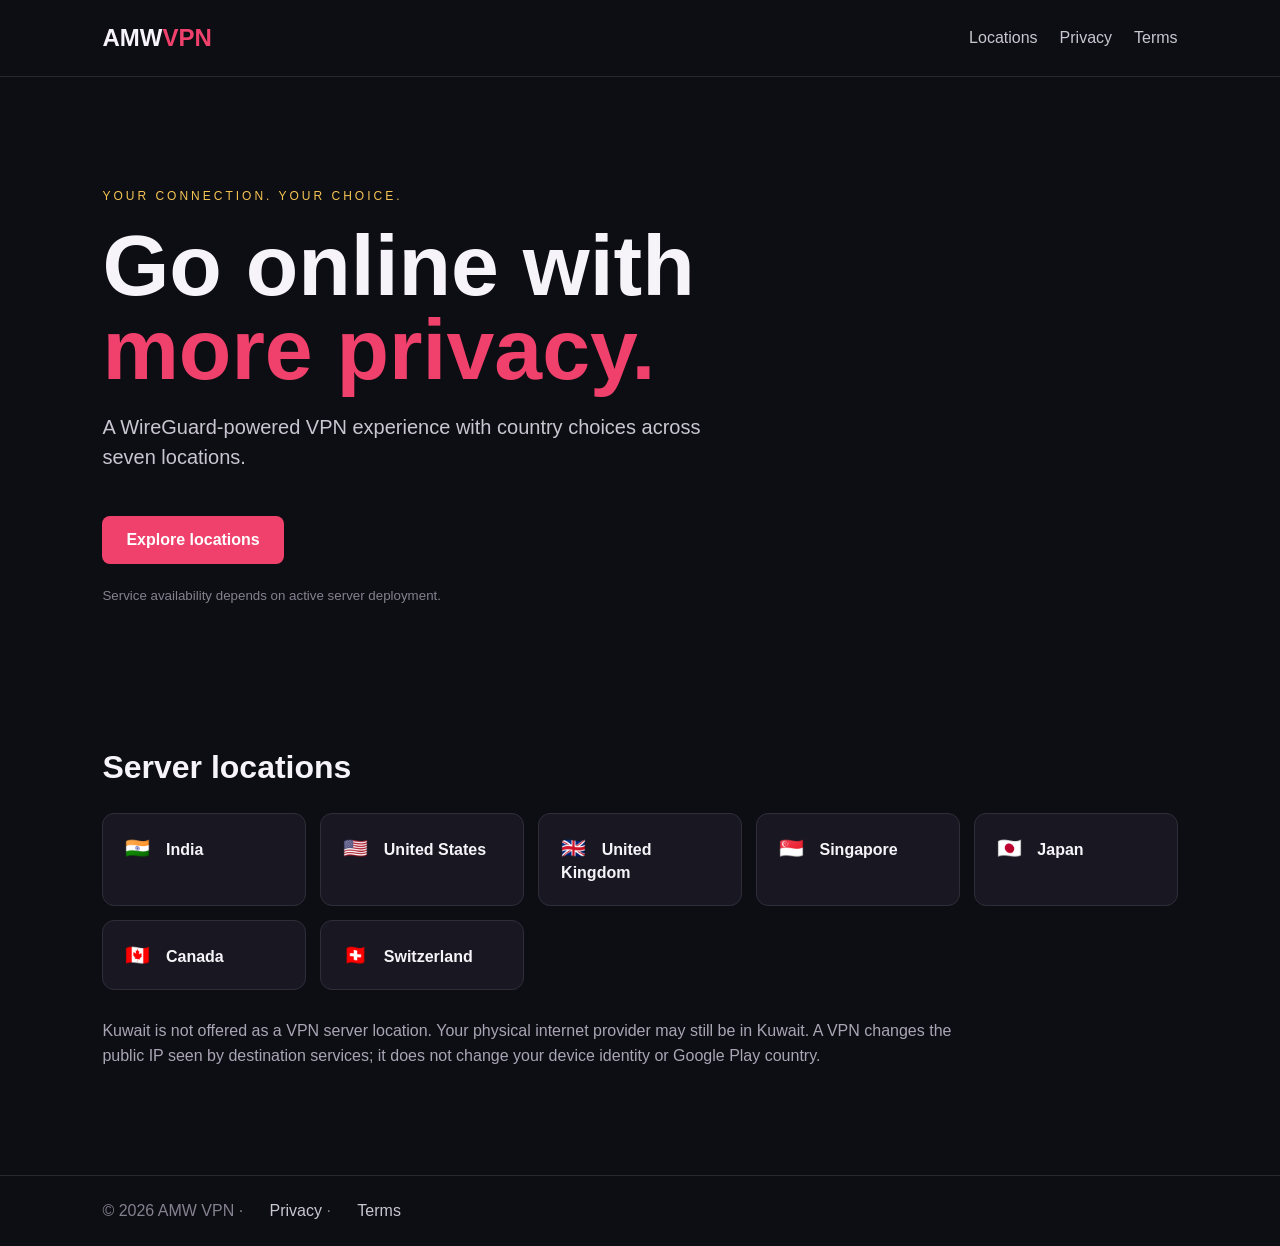
<file: index.html>
<!doctype html>
<html lang="en"><head><meta charset="utf-8"><meta name="viewport" content="width=device-width,initial-scale=1">
<title>AMW VPN — Private by design</title><link rel="stylesheet" href="style.css"></head>
<body><header><div class="logo">AMW<span>VPN</span></div><nav><a href="#locations">Locations</a><a href="privacy.html">Privacy</a><a href="terms.html">Terms</a></nav></header>
<main><section class="hero"><p class="eyebrow">YOUR CONNECTION. YOUR CHOICE.</p><h1>Go online with<br><span>more privacy.</span></h1>
<p class="lead">A WireGuard-powered VPN experience with country choices across seven locations.</p>
<a class="cta" href="#locations">Explore locations</a><small>Service availability depends on active server deployment.</small></section>
<section id="locations"><h2>Server locations</h2><div class="cards">
<div>🇮🇳 <b>India</b></div><div>🇺🇸 <b>United States</b></div><div>🇬🇧 <b>United Kingdom</b></div><div>🇸🇬 <b>Singapore</b></div><div>🇯🇵 <b>Japan</b></div><div>🇨🇦 <b>Canada</b></div><div>🇨🇭 <b>Switzerland</b></div></div>
<p class="disclaimer">Kuwait is not offered as a VPN server location. Your physical internet provider may still be in Kuwait. A VPN changes the public IP seen by destination services; it does not change your device identity or Google Play country.</p></section>
</main><footer>© 2026 AMW VPN · <a href="privacy.html">Privacy</a> · <a href="terms.html">Terms</a></footer></body></html>
</file>
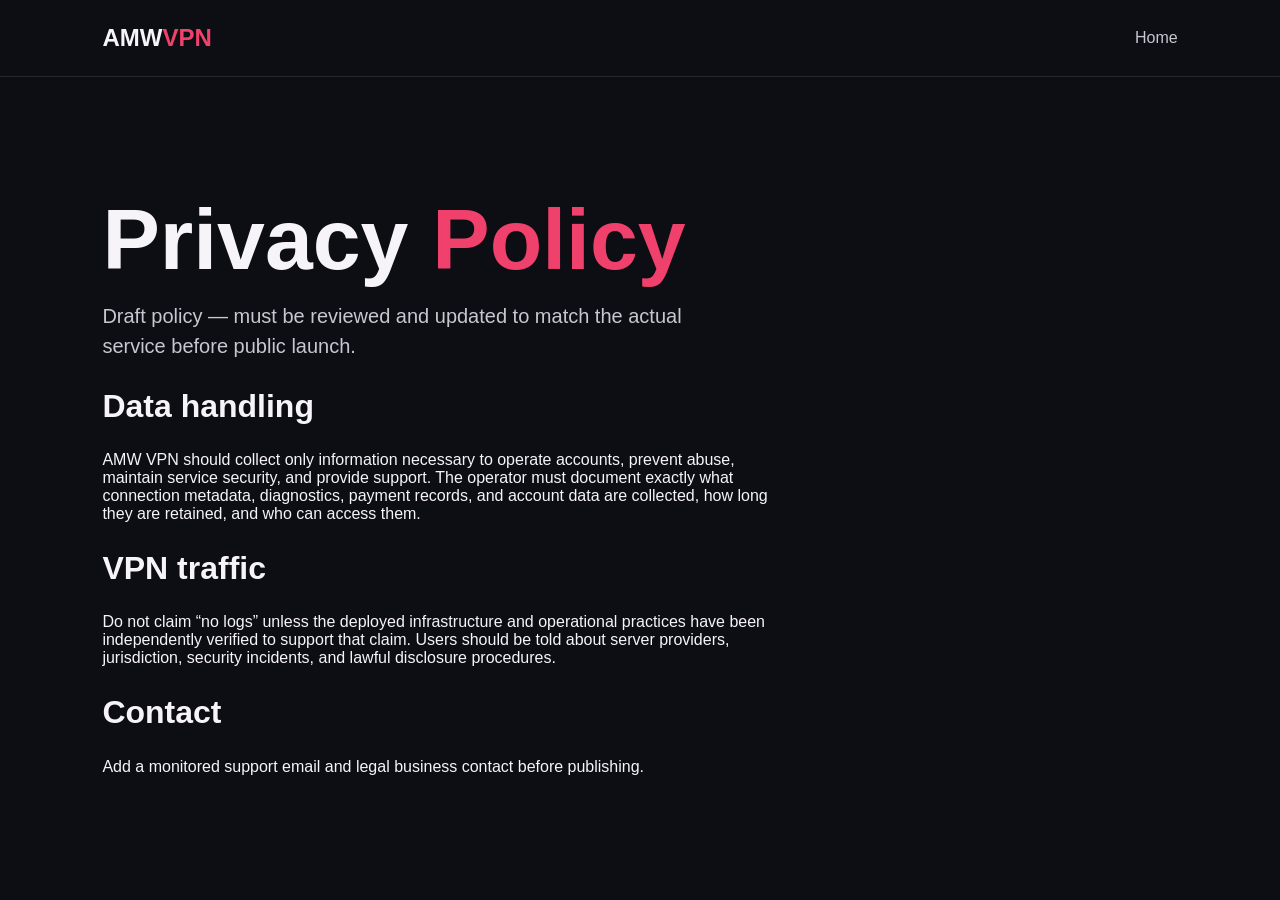
<file: privacy.html>
<!doctype html><html><head><meta charset="utf-8"><meta name="viewport" content="width=device-width,initial-scale=1"><title>AMW VPN Privacy</title><link rel="stylesheet" href="style.css"></head><body><header><div class="logo">AMW<span>VPN</span></div><nav><a href="index.html">Home</a></nav></header><main class="hero"><h1>Privacy <span>Policy</span></h1><p class="lead">Draft policy — must be reviewed and updated to match the actual service before public launch.</p><h2>Data handling</h2><p>AMW VPN should collect only information necessary to operate accounts, prevent abuse, maintain service security, and provide support. The operator must document exactly what connection metadata, diagnostics, payment records, and account data are collected, how long they are retained, and who can access them.</p><h2>VPN traffic</h2><p>Do not claim “no logs” unless the deployed infrastructure and operational practices have been independently verified to support that claim. Users should be told about server providers, jurisdiction, security incidents, and lawful disclosure procedures.</p><h2>Contact</h2><p>Add a monitored support email and legal business contact before publishing.</p></main></body></html>
</file>
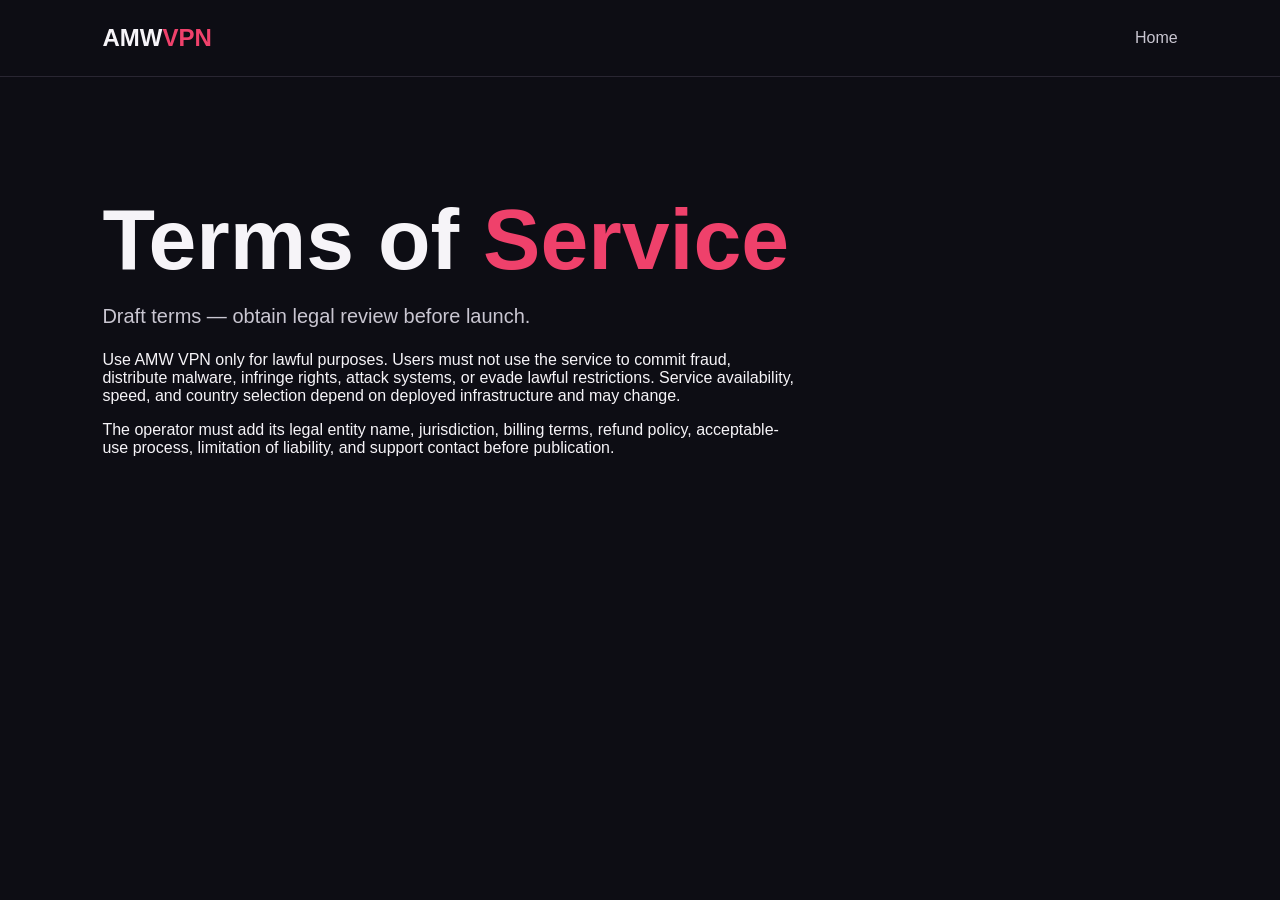
<file: terms.html>
<!doctype html><html><head><meta charset="utf-8"><meta name="viewport" content="width=device-width,initial-scale=1"><title>AMW VPN Terms</title><link rel="stylesheet" href="style.css"></head><body><header><div class="logo">AMW<span>VPN</span></div><nav><a href="index.html">Home</a></nav></header><main class="hero"><h1>Terms of <span>Service</span></h1><p class="lead">Draft terms — obtain legal review before launch.</p><p>Use AMW VPN only for lawful purposes. Users must not use the service to commit fraud, distribute malware, infringe rights, attack systems, or evade lawful restrictions. Service availability, speed, and country selection depend on deployed infrastructure and may change.</p><p>The operator must add its legal entity name, jurisdiction, billing terms, refund policy, acceptable-use process, limitation of liability, and support contact before publication.</p></main></body></html>
</file>
<file: style.css>
*{box-sizing:border-box}body{margin:0;background:#0d0d14;color:#f6f4f8;font-family:Arial,sans-serif}header{display:flex;justify-content:space-between;align-items:center;padding:24px 8%;border-bottom:1px solid #292632}.logo{font-size:24px;font-weight:800}.logo span,h1 span{color:#ef416b}nav a,footer a{color:#c9c6d1;text-decoration:none;margin-left:22px}.hero{padding:100px 8% 80px;max-width:900px}.eyebrow{color:#f6c453;letter-spacing:3px;font-size:12px}h1{font-size:clamp(48px,8vw,86px);line-height:.98;margin:20px 0}.lead{color:#c9c6d1;font-size:20px;max-width:600px;line-height:1.5}.cta{display:inline-block;background:#ef416b;color:white;padding:15px 24px;border-radius:8px;text-decoration:none;font-weight:bold;margin:24px 0}.hero small{display:block;color:#85818f}#locations{padding:40px 8% 90px}h2{font-size:32px}.cards{display:grid;grid-template-columns:repeat(auto-fit,minmax(180px,1fr));gap:14px}.cards div{background:#191822;border:1px solid #302d3a;border-radius:12px;padding:22px;font-size:20px}.cards b{margin-left:10px;font-size:16px}.disclaimer{color:#aaa5b4;line-height:1.6;max-width:850px;margin-top:28px}footer{border-top:1px solid #292632;padding:26px 8%;color:#85818f}a:hover{opacity:.8}
</file>
